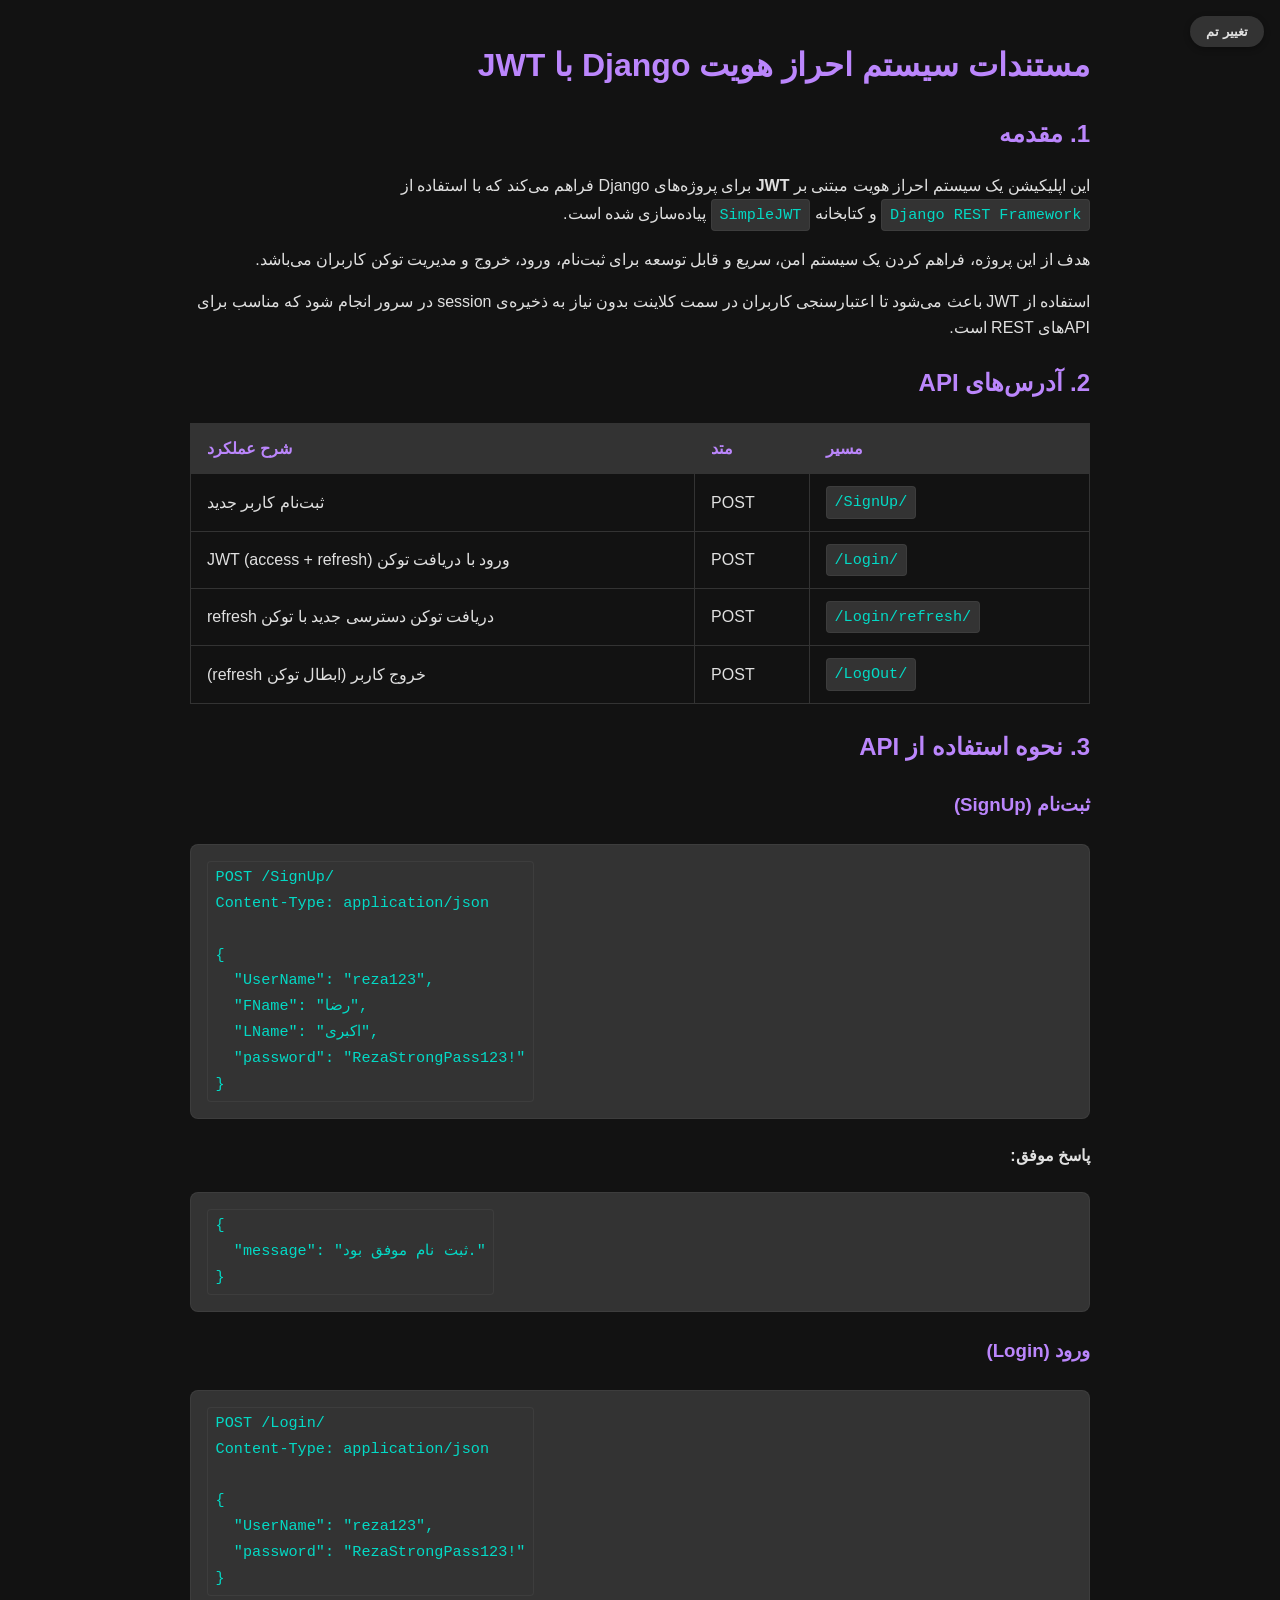
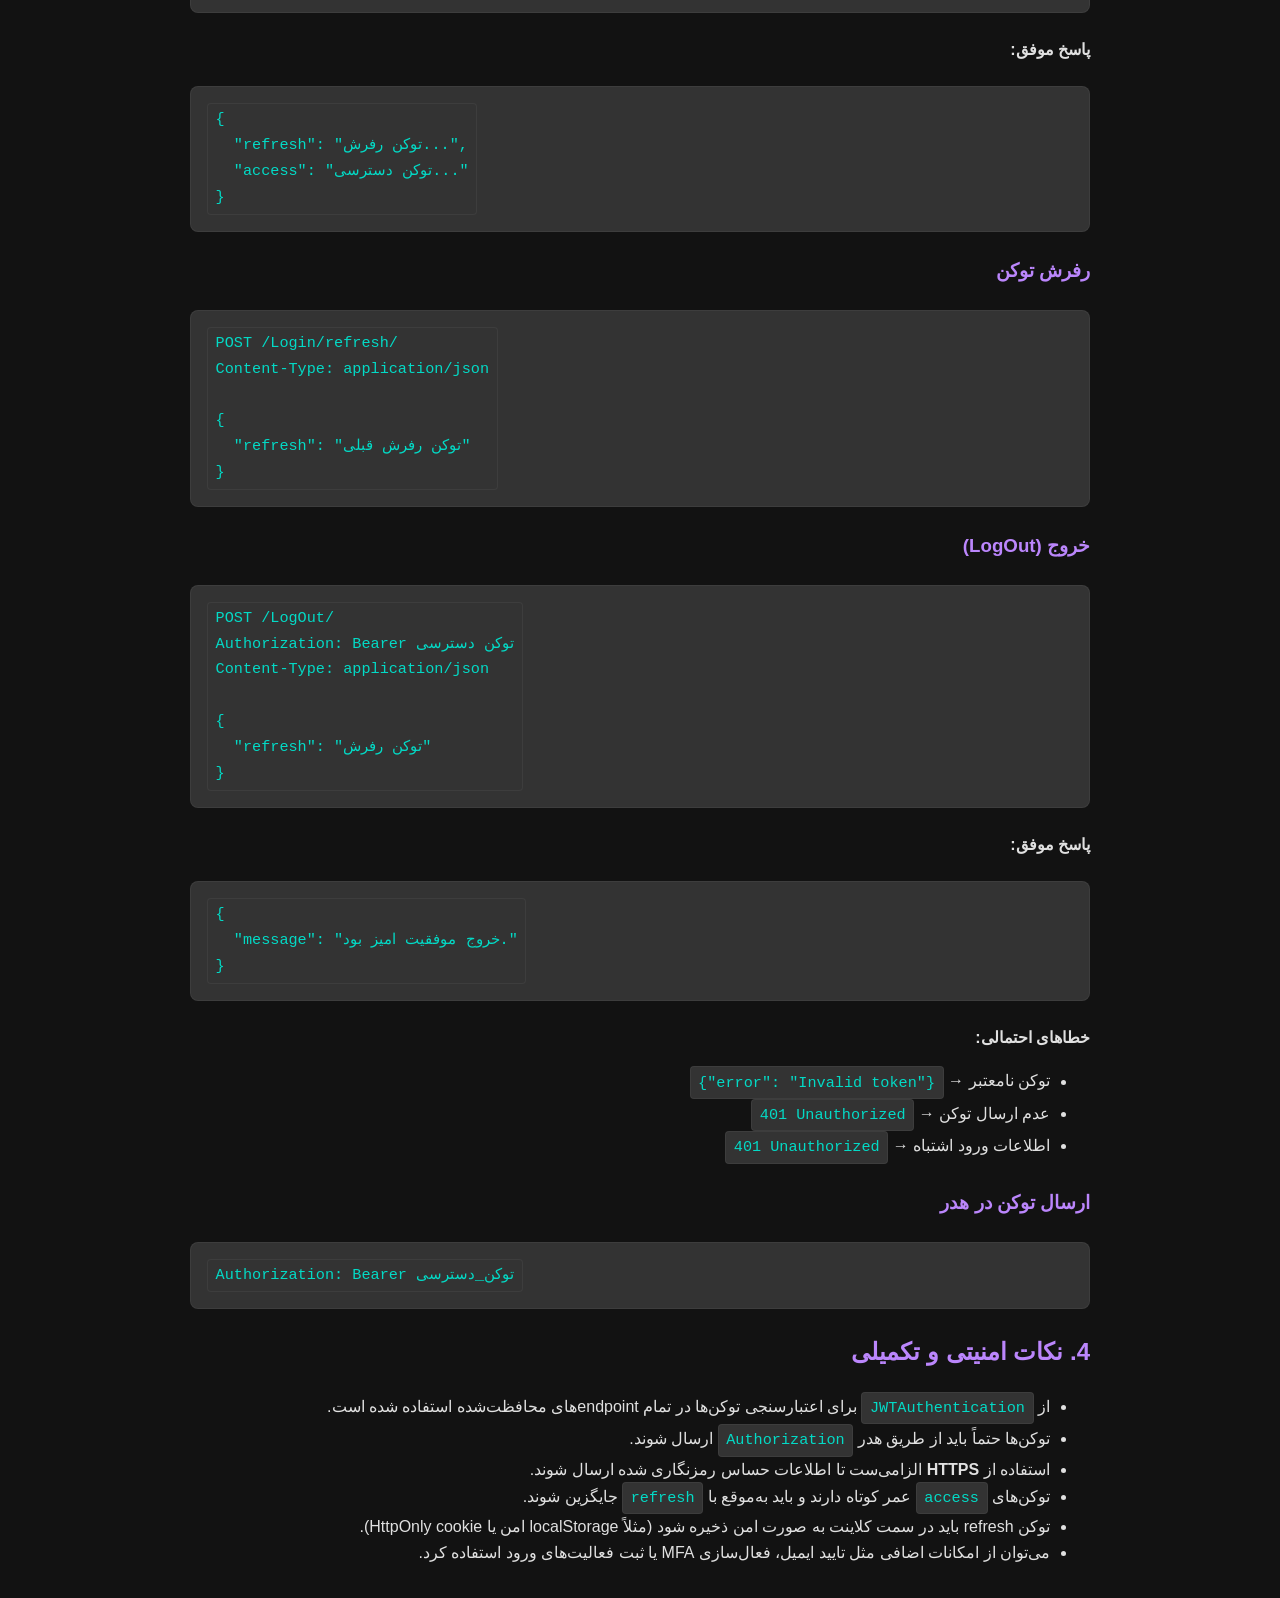
<file: Authentication/Docs/index.html>
<!DOCTYPE html>
<html lang="fa" dir="rtl" data-theme="dark">

<head>
    <meta charset="UTF-8" />
    <meta name="viewport" content="width=device-width, initial-scale=1.0" />
    <title>مستندات احراز هویت Django با JWT</title>
    <link rel="stylesheet" href="style.css" />
</head>

<body>
    <button class="theme-toggle-btn">تغییر تم</button>

    <div class="container">
        <h1>مستندات سیستم احراز هویت Django با JWT</h1>

        <section>
            <h2>1. مقدمه</h2>
            <p>
                این اپلیکیشن یک سیستم احراز هویت مبتنی بر <strong>JWT</strong> برای پروژه‌های Django فراهم می‌کند که با
                استفاده از <code>Django REST Framework</code> و کتابخانه <code>SimpleJWT</code> پیاده‌سازی شده است.
            </p>
            <p>
                هدف از این پروژه، فراهم کردن یک سیستم امن، سریع و قابل توسعه برای ثبت‌نام، ورود، خروج و مدیریت توکن
                کاربران می‌باشد.
            </p>
            <p>
                استفاده از JWT باعث می‌شود تا اعتبارسنجی کاربران در سمت کلاینت بدون نیاز به ذخیره‌ی session در سرور
                انجام شود که مناسب برای APIهای REST است.
            </p>
        </section>

        <section>
            <h2>2. آدرس‌های API</h2>
            <table>
                <thead>
                    <tr>
                        <th>مسیر</th>
                        <th>متد</th>
                        <th>شرح عملکرد</th>
                    </tr>
                </thead>
                <tbody>
                    <tr>
                        <td><code>/SignUp/</code></td>
                        <td>POST</td>
                        <td>ثبت‌نام کاربر جدید</td>
                    </tr>
                    <tr>
                        <td><code>/Login/</code></td>
                        <td>POST</td>
                        <td>ورود با دریافت توکن JWT (access + refresh)</td>
                    </tr>
                    <tr>
                        <td><code>/Login/refresh/</code></td>
                        <td>POST</td>
                        <td>دریافت توکن دسترسی جدید با توکن refresh</td>
                    </tr>
                    <tr>
                        <td><code>/LogOut/</code></td>
                        <td>POST</td>
                        <td>خروج کاربر (ابطال توکن refresh)</td>
                    </tr>
                </tbody>
            </table>
        </section>

        <section>
            <h2>3. نحوه استفاده از API</h2>

            <h3>ثبت‌نام (SignUp)</h3>
            <pre><code>POST /SignUp/
Content-Type: application/json

{
  "UserName": "reza123",
  "FName": "رضا",
  "LName": "اکبری",
  "password": "RezaStrongPass123!"
}</code></pre>

            <p><strong>پاسخ موفق:</strong></p>
            <pre><code>{
  "message": "ثبت نام موفق بود."
}</code></pre>

            <h3>ورود (Login)</h3>
            <pre><code>POST /Login/
Content-Type: application/json

{
  "UserName": "reza123",
  "password": "RezaStrongPass123!"
}</code></pre>

            <p><strong>پاسخ موفق:</strong></p>
            <pre><code>{
  "refresh": "توکن رفرش...",
  "access": "توکن دسترسی..."
}</code></pre>

            <h3>رفرش توکن</h3>
            <pre><code>POST /Login/refresh/
Content-Type: application/json

{
  "refresh": "توکن رفرش قبلی"
}</code></pre>

            <h3>خروج (LogOut)</h3>
            <pre><code>POST /LogOut/
Authorization: Bearer توکن دسترسی
Content-Type: application/json

{
  "refresh": "توکن رفرش"
}</code></pre>

            <p><strong>پاسخ موفق:</strong></p>
            <pre><code>{
  "message": "خروج موفقیت امیز بود."
}</code></pre>

            <p><strong>خطاهای احتمالی:</strong></p>
            <ul>
                <li>توکن نامعتبر → <code>{"error": "Invalid token"}</code></li>
                <li>عدم ارسال توکن → <code>401 Unauthorized</code></li>
                <li>اطلاعات ورود اشتباه → <code>401 Unauthorized</code></li>
            </ul>

            <h3>ارسال توکن در هدر</h3>
            <pre><code>Authorization: Bearer توکن_دسترسی</code></pre>
        </section>

        <section>
            <h2>4. نکات امنیتی و تکمیلی</h2>
            <ul>
                <li>از <code>JWTAuthentication</code> برای اعتبارسنجی توکن‌ها در تمام endpointهای محافظت‌شده استفاده شده
                    است.</li>
                <li>توکن‌ها حتماً باید از طریق هدر <code>Authorization</code> ارسال شوند.</li>
                <li>استفاده از <strong>HTTPS</strong> الزامی‌ست تا اطلاعات حساس رمزنگاری شده ارسال شوند.</li>
                <li>توکن‌های <code>access</code> عمر کوتاه دارند و باید به‌موقع با <code>refresh</code> جایگزین شوند.
                </li>
                <li>توکن refresh باید در سمت کلاینت به صورت امن ذخیره شود (مثلاً localStorage امن یا HttpOnly cookie).
                </li>
                <li>می‌توان از امکانات اضافی مثل تایید ایمیل، فعال‌سازی MFA یا ثبت فعالیت‌های ورود استفاده کرد.</li>
            </ul>
        </section>
    </div>

    <script>
        const toggleBtn = document.querySelector('.theme-toggle-btn');
        const rootElement = document.documentElement;

        if (localStorage.getItem('theme') === 'light') {
            rootElement.setAttribute('data-theme', 'light');
        }

        toggleBtn.addEventListener('click', () => {
            if (rootElement.getAttribute('data-theme') === 'light') {
                rootElement.removeAttribute('data-theme');
                localStorage.setItem('theme', 'dark');
            } else {
                rootElement.setAttribute('data-theme', 'light');
                localStorage.setItem('theme', 'light');
            }
        });
    </script>
</body>

</html>
</file>
<file: Authentication/Docs/style.css>
:root {
    /* رنگ‌های تم دارک */
    --bg-color: #121212;
    --text-color: #e0e0e0;
    --primary-color: #bb86fc;
    --secondary-color: #03dac6;
    --link-color: #8ab4f8;
    --border-color: #333;
    --btn-bg: #333;
    --btn-text: #e0e0e0;
}

[data-theme="light"] {
    /* رنگ‌های تم لایت */
    --bg-color: #f5f5f5;
    --text-color: #222;
    --primary-color: #6200ee;
    --secondary-color: #018786;
    --link-color: #1a73e8;
    --border-color: #ccc;
    --btn-bg: #ddd;
    --btn-text: #222;
}

/* استایل کلی */
body {
    background-color: var(--bg-color);
    color: var(--text-color);
    font-family: 'Segoe UI', Tahoma, Geneva, Verdana, sans-serif;
    line-height: 1.6;
    margin: 0;
    padding: 1rem 2rem;
    transition: background-color 0.3s ease, color 0.3s ease;
}

h1,
h2,
h3 {
    color: var(--primary-color);
    margin-top: 1.5rem;
}

a {
    color: var(--link-color);
    text-decoration: none;
}

a:hover {
    text-decoration: underline;
}

/* استایل حرفه‌ای برای نمایش کد */
pre,
code {
    direction: ltr !important;
    text-align: left;
    font-family: 'Fira Code', 'Courier New', Courier, monospace;
    font-size: 0.95rem;
    background-color: var(--btn-bg);
    color: var(--secondary-color);
    border: 1px solid rgba(255, 255, 255, 0.05);
    border-radius: 8px;
}

/* بلاک‌های کد چندخطی */
pre {
    padding: 1rem;
    overflow-x: auto;
    line-height: 1.7;
    margin: 1.5rem 0;
    white-space: pre;
    scrollbar-color: var(--primary-color) transparent;
}

/* کدهای تک‌خطی داخل متن */
code {
    padding: 0.2em 0.5em;
    border-radius: 4px;
    display: inline-block;
}

/* برای حالت تم لایت */
[data-theme="light"] pre,
[data-theme="light"] code {
    background-color: #f0f0f0;
    color: #333;
    border: 1px solid #ccc;
}

/* اسکرول بار زیبا برای کدها */
pre::-webkit-scrollbar {
    height: 8px;
}

pre::-webkit-scrollbar-track {
    background: transparent;
}

pre::-webkit-scrollbar-thumb {
    background-color: var(--primary-color);
    border-radius: 8px;
}


/* دکمه تغییر تم */
.theme-toggle-btn {
    position: fixed;
    top: 1rem;
    right: 1rem;
    background-color: var(--btn-bg);
    color: var(--btn-text);
    border: none;
    padding: 0.5rem 1rem;
    border-radius: 20px;
    cursor: pointer;
    font-weight: 600;
    box-shadow: 0 2px 6px rgba(0, 0, 0, 0.3);
    transition: background-color 0.3s ease, color 0.3s ease;
    z-index: 1000;
}

.theme-toggle-btn:hover {
    background-color: var(--primary-color);
    color: #fff;
}

/* کنتینر محتوا */
.container {
    max-width: 900px;
    margin: auto;
}

/* لیست‌ها */
ul,
ol {
    margin-left: 1.5rem;
}

/* جدول */
table {
    border-collapse: collapse;
    width: 100%;
    margin: 1rem 0;
}

table,
th,
td {
    border: 1px solid var(--border-color);
}

th,
td {
    padding: 0.75rem 1rem;
    text-align: left;
}

th {
    background-color: var(--border-color);
    color: var(--primary-color);
}

/* ریسپانسیو */
@media (max-width: 600px) {
    body {
        padding: 1rem;
    }
}
</file>
